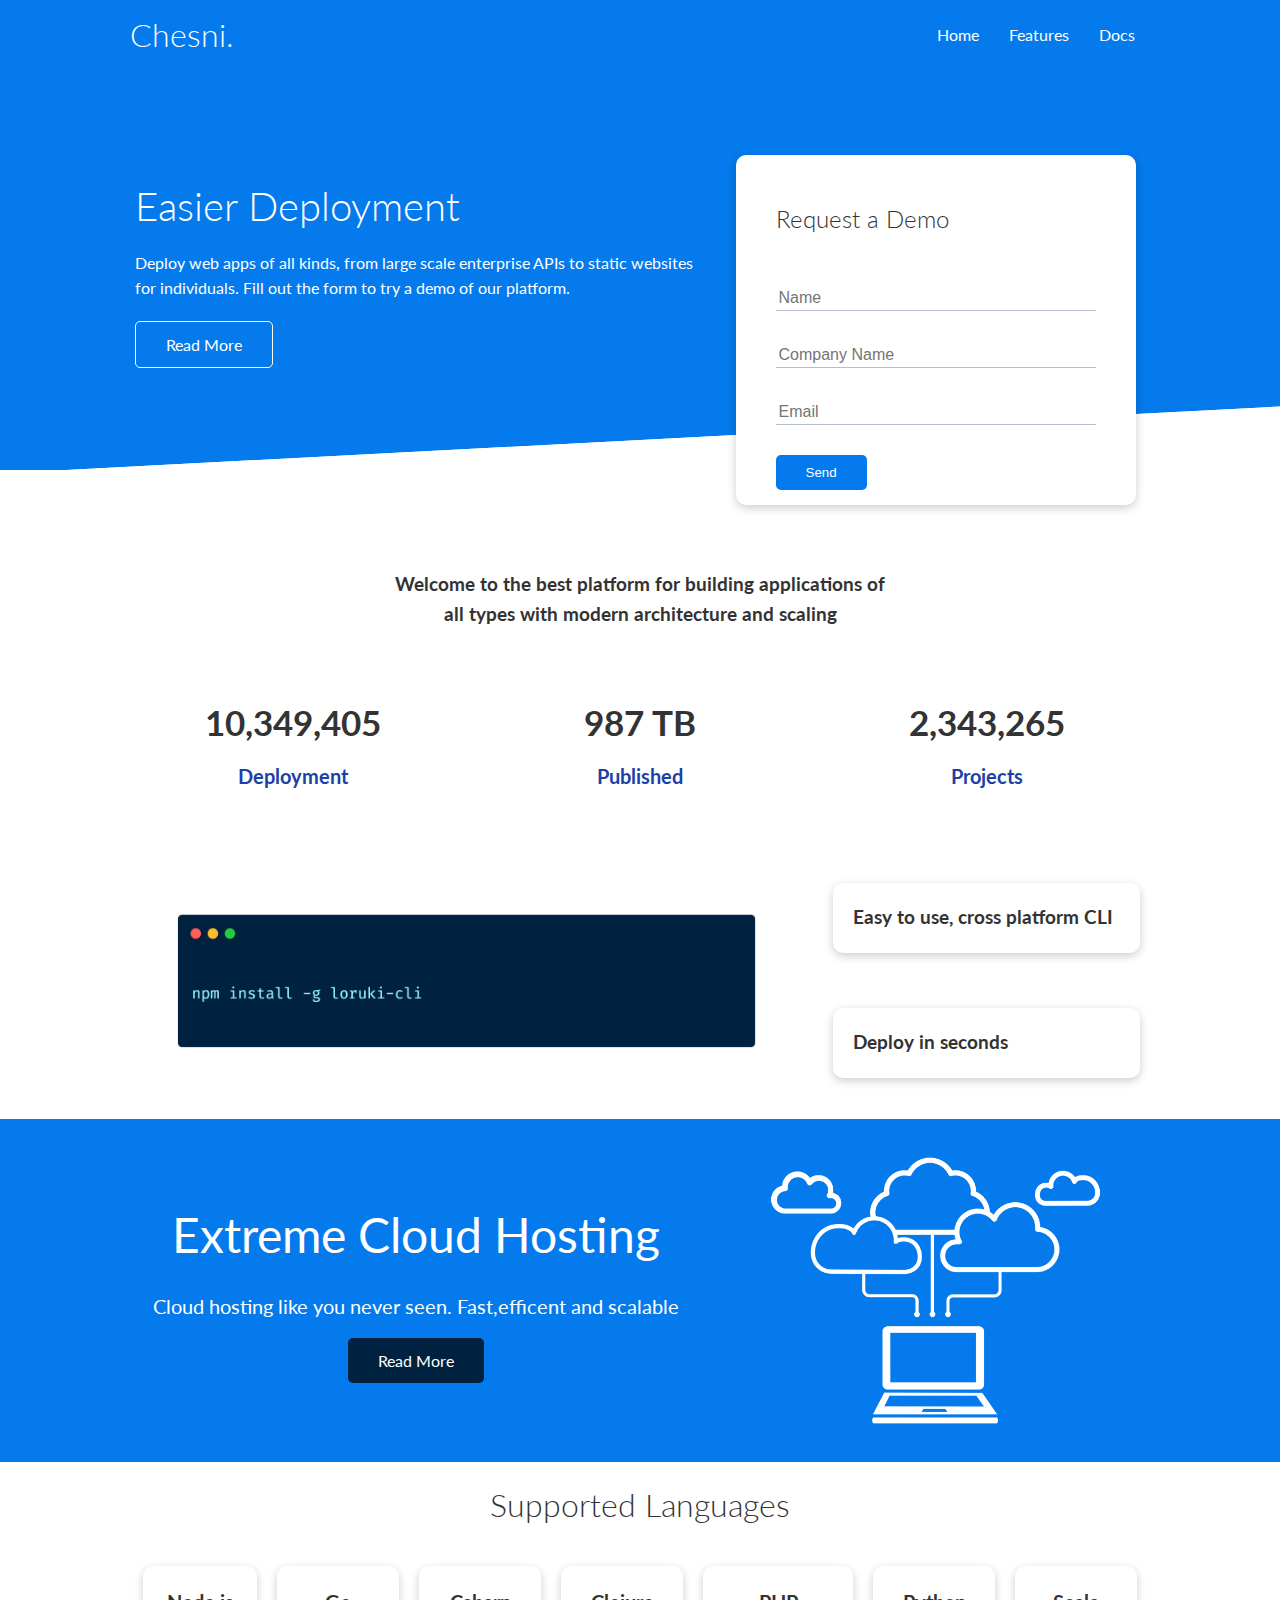
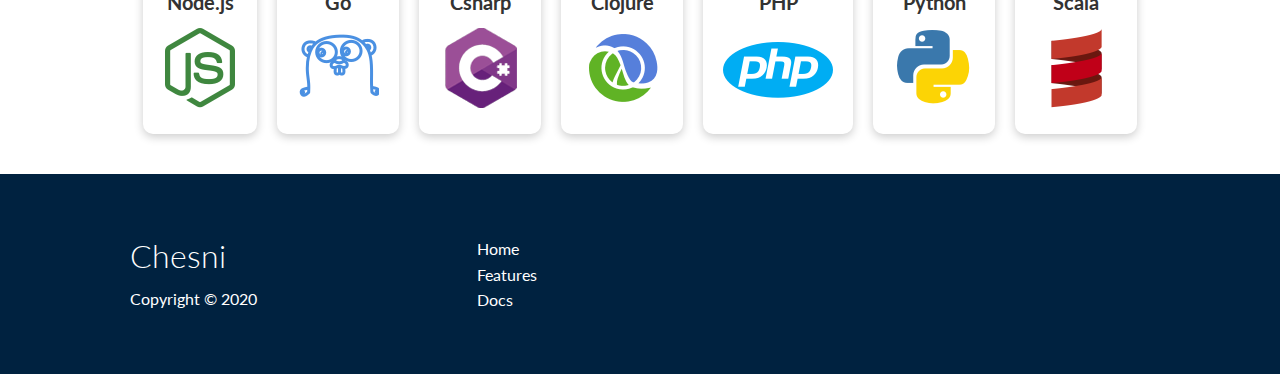
<file: index.html>
<!DOCTYPE html>
<html lang="en">
<head>
    <meta charset="UTF-8">
    <meta http-equiv="X-UA-Compatible" content="IE=edge">
    <meta name="viewport" content="width=device-width, initial-scale=1.0">
    <link rel="stylesheet" href="css/utilities.css">
    <link rel="stylesheet" href="css/style.css">
    <link rel="stylesheet" href="https://cdnjs.cloudflare.com/ajax/libs/font-awesome/5.15.3/css/all.min.css"
        integrity="sha512-iBBXm8fW90+nuLcSKlbmrPcLa0OT92xO1BIsZ+ywDWZCvqsWgccV3gFoRBv0z+8dLJgyAHIhR35VZc2oM/gI1w=="
        crossorigin="anonymous" />
    <title>Chesni | Cloud Hosting For Everyone</title>
</head>
<body>
    <!--Nav Bar-->
    <div class="navbar">
        <div class="container flex">
            <h1 class="logo">Chesni.</h1>
            <nav>
                <ul>
                    <li><a href="index.html">Home</a></li>
                    <li><a href="features.html">Features</a></li>
                    <li><a href="docs.html">Docs</a></li>
                </ul>
            </nav>
        </div>
    </div>
    <!-- Showcase -->
    <section class="showcase">
       <div class="container grid">
           <div class="showcase-text">
               <h1>Easier Deployment</h1>
               <p>Deploy web apps of all kinds, from large scale enterprise APIs to static websites for individuals. Fill out the form to try a demo of our platform.</p>
               <a href="features.html" class="btn btn-outline">Read More</a>
           </div>
           <div class="showcase-form card">
               <h2>Request a Demo</h2>
               <form name="contact" method="POST" netlify-honeypot="bot-field" data-netlify="true">
                   <input type="hidden" name="form-name" value="contact">
                   <p class="hidden">
                       <label>Don't fill this out if you're human: <input name="bot-field"/></label>
                   </p>
                   <div class="form-control">
                       <input type="text" name="name" placeholder="Name" required>
                   </div>
                    <div class="form-control">
                        <input type="text" name="company" placeholder="Company Name" required>
                    </div>
                   <div class="form-control">
                        <input type="email" name="email" placeholder="Email" required>
                   </div>
                   <input type="submit" value="Send" class="btn btn-primary">
               </form>
           </div>
       </div>
    </section>
    <!-- Stats -->
    <section class="stats">
        <div class="container">
            <h3 class="stats-heading text-center my-1">
                Welcome to the best platform for building applications of all types with modern architecture and scaling
            </h3>
            <div class="grid grid-3 text-center my-4">
                <div>
                    <i class="fas fa-server fa-3x"></i>
                    <h3>10,349,405</h3>
                    <p class="text-secondary">Deployment</p>
                </div>
                <div>
                    <i class="fas fa-upload fa-3x"></i>
                    <h3>987 TB</h3>
                    <p class="text-secondary">Published</p>
                </div>
                <div><i class="fas fa-project-diagram fa-3x"></i>
                <h3>2,343,265</h3>
                <p class="text-secondary">Projects</p>
            </div>
            </div>
        </div>
    </section>
    <!-- Cli -->
    <section class="cli">
        <div class="container grid">
            <img src="images/cli.png" alt="cli">
            <div class="card">
                <h3>Easy to use, cross platform CLI</h3>
            </div>
            <div class="card">
                <h3>Deploy in seconds</h3>
            </div>
        </div>
    </section>
    <!-- Cloud  -->
    <div class="cloud bg-primary my-2 py-2">
        <div class="container grid">
            <div class="text-center">
                <div class="lg">Extreme Cloud Hosting</div>
                <p class="lead my-1">Cloud hosting like you never seen.
                    Fast,efficent and scalable
                </p>
                <a href="features.html" class="btn btn-dark">Read More</a>
            </div>
            <img src="images/cloud.png" alt="cloud">
        </div>
    </div>
    <!-- Languages  -->
    <section class="languages">
        <h2 class="md text-center my-2">
            Supported Languages
        </h2>
        <div class="container flex">
            <div class="card">
                <h4>Node.js</h4>
                <img src="images/logos/node.png" alt="node.js">
            </div>
            <div class="card">
                <h4>Go</h4>
                <img src="images/logos/go.png" alt="go">
            </div>
            <div class="card">
                <h4>Csharp</h4>
                <img src="images/logos/csharp.png" alt="csharp">
            </div>
            <div class="card">
                <h4>Clojure</h4>
                <img src="images/logos/clojure.png" alt="clojure">
            </div>
            <div class="card">
                <h4>PHP</h4>
                <img src="images/logos/php.png" alt="php">
            </div>
            <div class="card">
                <h4>Python</h4>
                <img src="images/logos/python.png" alt="python">
            </div>
            <div class="card">
                <h4>Scala</h4>
                <img src="images/logos/scala.png" alt="scala">
            </div>
        </div>
    </section>
        <!-- Footer  -->
        <footer class="footer bg-dark py-5">
            <div class="container grid grid-3">
                <div>
                    <h1>Chesni</h1>
                    <p >Copyright &copy; 2020</p>
                </div>
                <nav>
                    <ul>
                        <li><a href="index.html">Home</a></li>
                        <li><a href="features.html">Features</a></li>
                        <li><a href="docs.html">Docs</a></li>
                    </ul>
                </nav>
                <div class="social">
                    <a href="#"><i class="fab fa-twitter fa-2x"></i></a>
                    <a href="#"><i class="fab fa-facebook fa-2x"></i></a>
                    <a href="#"><i class="fab fa-github fa-2x"></i></a>
                    <a href="#"><i class="fab fa-instagram fa-2x"></i></a>
                </div>
            </div>
        </footer>
</body>
</html>
</file>
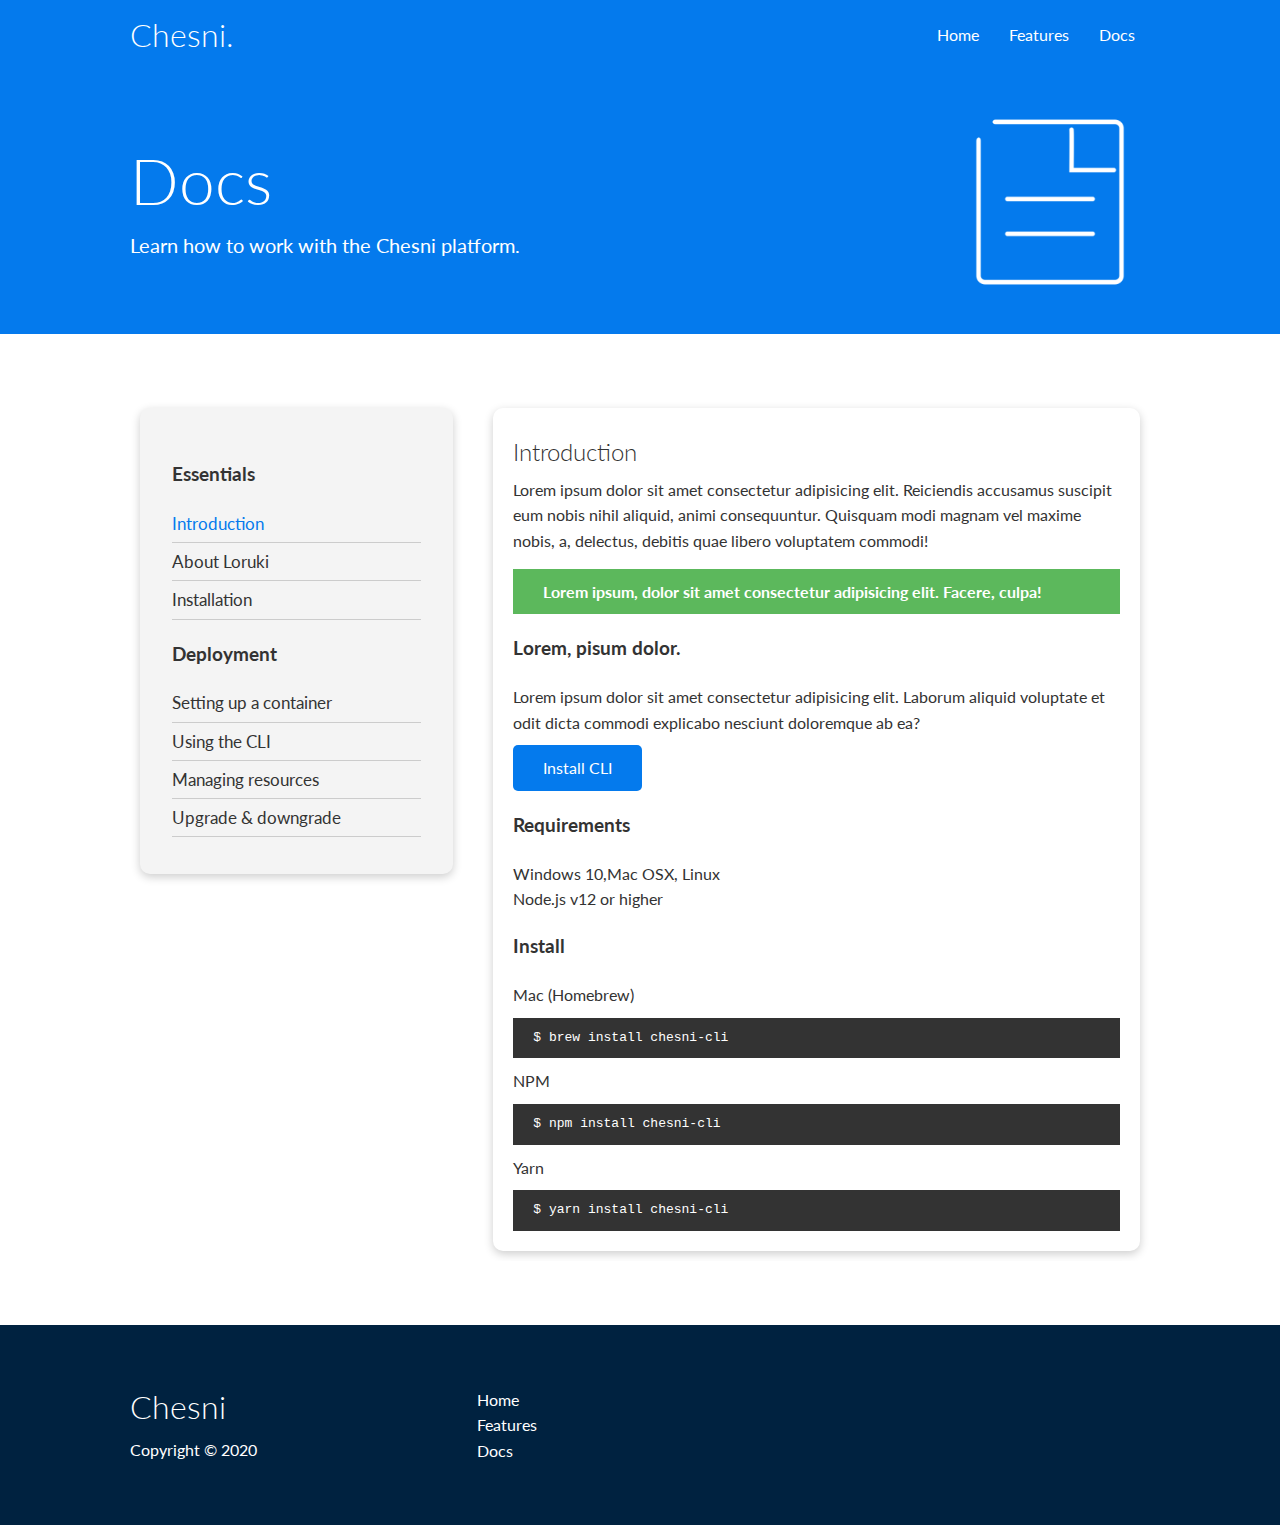
<file: docs.html>
<!DOCTYPE html>
<html lang="en">

<head>
    <meta charset="UTF-8">
    <meta http-equiv="X-UA-Compatible" content="IE=edge">
    <meta name="viewport" content="width=device-width, initial-scale=1.0">
    <link rel="stylesheet" href="css/utilities.css">
    <link rel="stylesheet" href="css/style.css">
    <link rel="stylesheet" href="https://cdnjs.cloudflare.com/ajax/libs/font-awesome/5.15.3/css/all.min.css"
        integrity="sha512-iBBXm8fW90+nuLcSKlbmrPcLa0OT92xO1BIsZ+ywDWZCvqsWgccV3gFoRBv0z+8dLJgyAHIhR35VZc2oM/gI1w=="
        crossorigin="anonymous" />
    <title>Chesni | Cloud Hosting For Everyone</title>
</head>

<body>
    <!--Nav Bar-->
    <div class="navbar">
        <div class="container flex">
            <h1 class="logo">Chesni.</h1>
            <nav>
                <ul>
                    <li><a href="index.html">Home</a></li>
                    <li><a href="features.html">Features</a></li>
                    <li><a href="docs.html">Docs</a></li>
                </ul>
            </nav>
        </div>
    </div>
    <!-- Head  -->
    <section class="docs-head bg-primary py-3">
        <div class="container grid">
            <div>
                <h1 class="xl">Docs</h1>
                <p class="lead">Learn how to work with the Chesni platform.</p>
            </div>
            <img src="images/docs.png" alt="server1">
        </div>
    </section>
    <!-- Docs Main -->
    <section class="docs-main my-4">
        <div class="container grid">
            <div class="card bg-light p-3">
                <h3 class="my-2">Essentials</h3>
                <nav>
                    <ul>
                        <li><a class="text-primary" href="#">Introduction</a></li>
                        <li><a href="#">About Loruki</a></li>
                        <li><a href="#">Installation</a></li>
                    </ul>
                </nav>
                <h3 class="my-2">Deployment</h3>
                <nav>
                    <ul>
                        <li><a href="#">Setting up a container</a></li>
                        <li><a href="#">Using the CLI</a></li>
                        <li><a href="#">Managing resources</a></li>
                        <li><a href="#">Upgrade & downgrade</a></li>
                    </ul>
                </nav>
            </div>
            <div class="card">
                <h2>Introduction</h2>
                <p>Lorem ipsum dolor sit amet consectetur adipisicing elit. Reiciendis accusamus suscipit eum nobis nihil aliquid, animi consequuntur. Quisquam modi magnam vel maxime nobis, a, delectus, debitis quae libero voluptatem commodi!</p>

                <div class="alert alert-success">
                    <i class="fas fa-info"></i>
                  Lorem ipsum, dolor sit amet consectetur adipisicing elit. Facere, culpa!
                </div>

                <h3>Lorem, pisum dolor.</h3>
                <p>Lorem ipsum dolor sit amet consectetur adipisicing elit. Laborum aliquid voluptate et odit dicta commodi explicabo nesciunt doloremque ab ea?</p>
                <a href="" class="btn btn-promary">Install CLI</a>

                <h3>Requirements</h3>
                <ul>
                    <li>Windows 10,Mac OSX, Linux</li>
                    <li>Node.js v12 or higher</li>
                </ul>
                <h3>Install</h3>
                <p>Mac (Homebrew)</p>
                <pre><code>$ brew install chesni-cli</code></pre>
                <p>NPM</p>
                <pre><code>$ npm install chesni-cli</code></pre>
                <p>Yarn</p>
                <pre><code>$ yarn install chesni-cli</code></pre>
            </div>
        </div>
    </section>
    <!-- Footer  -->
    <footer class="footer bg-dark py-5">
        <div class="container grid grid-3">
            <div>
                <h1>Chesni</h1>
                <p>Copyright &copy; 2020</p>
            </div>
            <nav>
                <ul>
                    <li><a href="index.html">Home</a></li>
                    <li><a href="features.html">Features</a></li>
                    <li><a href="docs.html">Docs</a></li>
                </ul>
            </nav>
            <div class="social">
                <a href="#"><i class="fab fa-twitter fa-2x"></i></a>
                <a href="#"><i class="fab fa-facebook fa-2x"></i></a>
                <a href="#"><i class="fab fa-github fa-2x"></i></a>
                <a href="#"><i class="fab fa-instagram fa-2x"></i></a>
            </div>
        </div>
    </footer>
</body>

</html>
</file>
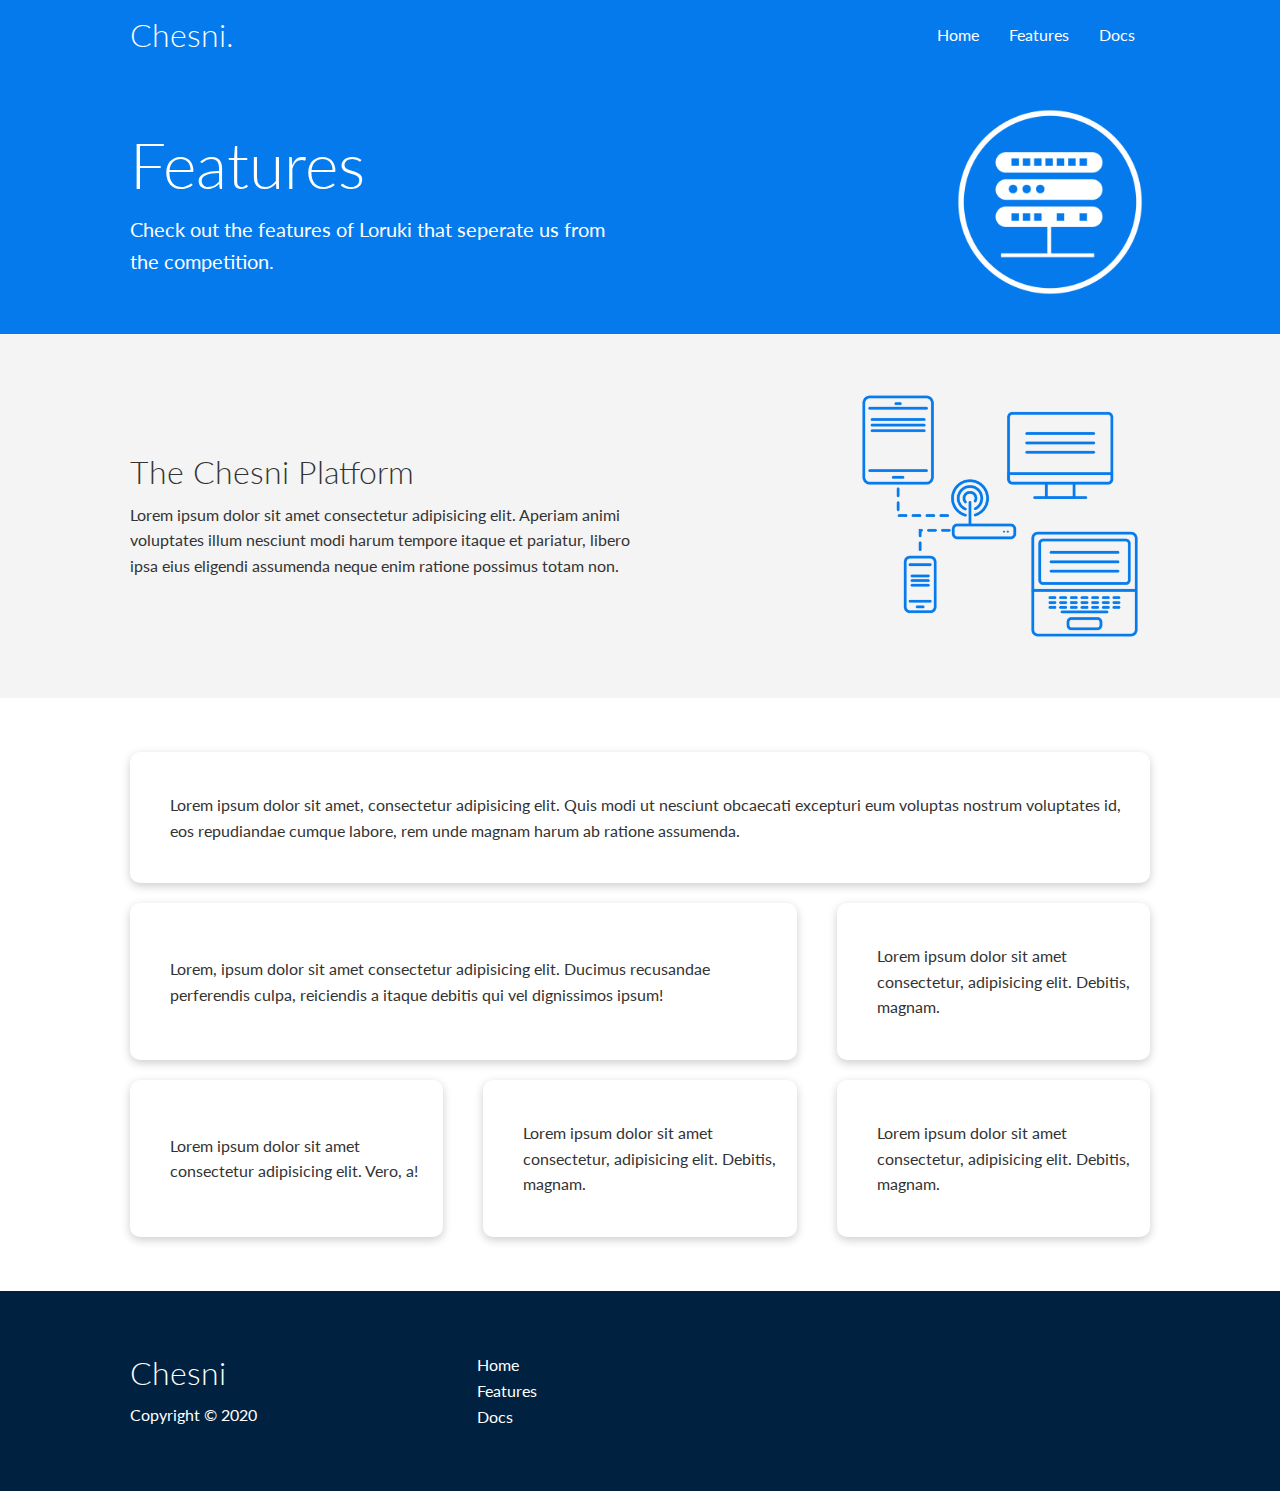
<file: features.html>
<!DOCTYPE html>
<html lang="en">

<head>
    <meta charset="UTF-8">
    <meta http-equiv="X-UA-Compatible" content="IE=edge">
    <meta name="viewport" content="width=device-width, initial-scale=1.0">
    <link rel="stylesheet" href="css/utilities.css">
    <link rel="stylesheet" href="css/style.css">
    <link rel="stylesheet" href="https://cdnjs.cloudflare.com/ajax/libs/font-awesome/5.15.3/css/all.min.css"
        integrity="sha512-iBBXm8fW90+nuLcSKlbmrPcLa0OT92xO1BIsZ+ywDWZCvqsWgccV3gFoRBv0z+8dLJgyAHIhR35VZc2oM/gI1w=="
        crossorigin="anonymous" />
    <title>Chesni | Cloud Hosting For Everyone</title>
</head>

<body>
    <!--Nav Bar-->
    <div class="navbar">
        <div class="container flex">
            <h1 class="logo">Chesni.</h1>
            <nav>
                <ul>
                    <li><a href="index.html">Home</a></li>
                    <li><a href="features.html">Features</a></li>
                    <li><a href="docs.html">Docs</a></li>
                </ul>
            </nav>
        </div>
    </div>
    <!-- Head  -->
    <section class="features-head bg-primary py-3">
        <div class="container grid">
            <div>
                <h1 class="xl">Features</h1>
                <p class="lead">Check out the features of Loruki that seperate us from the competition.</p>
            </div>
            <img src="images/server.png" alt="server1">
        </div>
    </section>
    <!-- Sub Head  -->
    <section class="features-sub-head bg-light py-3">
        <div class="container grid">
            <div>
                <h1 class="md">The Chesni Platform</h1>
                <p>Lorem ipsum dolor sit amet consectetur adipisicing elit. Aperiam animi voluptates illum nesciunt modi harum tempore itaque et pariatur, libero ipsa eius eligendi assumenda neque enim ratione possimus totam non.</p>
            </div>
            <img src="images/server2.png" alt="server2">
        </div>
    </section>
    <!-- Features Main  -->
    <section class="features-main my-2">
        <div class="container grid grid-3">
            <div class="card flex">
                <i class="fas fa-server fa-3x"></i>
                <p>Lorem ipsum dolor sit amet, consectetur adipisicing elit. Quis modi ut nesciunt obcaecati excepturi eum voluptas nostrum voluptates id, eos repudiandae cumque labore, rem unde magnam harum ab ratione assumenda.</p>
            </div>
            <div class="card flex">
                <i class="fas fa-network-wired fa-3x"></i>
                <p>
                    Lorem, ipsum dolor sit amet consectetur adipisicing elit. Ducimus
                    recusandae perferendis culpa, reiciendis a itaque debitis qui vel
                    dignissimos ipsum!
                </p>
            </div>
            <div class="card flex">
                <i class="fas fa-laptop-code fa-3x"></i>
                <p>
                    Lorem ipsum dolor sit amet consectetur, adipisicing elit. Debitis,
                    magnam.
                </p>
            </div>
            <div class="card flex">
                <i class="fas fa-database fa-3x"></i>
                <p>
                    Lorem ipsum dolor sit amet consectetur adipisicing elit. Vero, a!
                </p>
            </div>
            <div class="card flex">
                <i class="fas fa-power-off fa-3x"></i>
                <p>
                    Lorem ipsum dolor sit amet consectetur, adipisicing elit. Debitis,
                    magnam.
                </p>
            </div>
            <div class="card flex">
                <i class="fas fa-upload fa-3x"></i>
                <p>
                    Lorem ipsum dolor sit amet consectetur, adipisicing elit. Debitis,
                    magnam.
                </p>
            </div>
        </div>
    </section>
    <!-- Footer  -->
    <footer class="footer bg-dark py-5">
        <div class="container grid grid-3">
            <div>
                <h1>Chesni</h1>
                <p>Copyright &copy; 2020</p>
            </div>
            <nav>
                <ul>
                    <li><a href="index.html">Home</a></li>
                    <li><a href="features.html">Features</a></li>
                    <li><a href="docs.html">Docs</a></li>
                </ul>
            </nav>
            <div class="social">
                <a href="#"><i class="fab fa-twitter fa-2x"></i></a>
                <a href="#"><i class="fab fa-facebook fa-2x"></i></a>
                <a href="#"><i class="fab fa-github fa-2x"></i></a>
                <a href="#"><i class="fab fa-instagram fa-2x"></i></a>
            </div>
        </div>
    </footer>
</body>
</html>
</file>
<file: css/utilities.css>
/*Uilities*/
.container {
  max-width: 1100px;
  margin: 0 auto;
  overflow: auto;
  padding: 0 40px;
}
.flex {
  display: flex;
  justify-content: center;
  align-items: center;
  height: 100%;
}
.grid {
  display: grid;
  grid-template-columns: repeat(2, 1fr);
  gap: 20px;
  justify-content: center;
  align-items: center;
  height: 100%;
}
.grid-3 {
  display: grid;
  grid-template-columns: repeat(3, 1fr);
  gap: 20px;
  justify-content: center;
  align-items: center;
  height: 100%;
}
.card {
  background-color: var(--white-color);
  color: #333;
  border-radius: 10px;
  box-shadow: 0 3px 10px rgba(0,0,0, 0.2);
  padding: 20px;
  margin: 10px;
}
.btn {
  display: inline-block;
  padding: 10px 30px;
  cursor: pointer;
  background-color: var(--primary-color);
  color: var(--white-color);
  border: none;
  border-radius: 5px;
}
.btn:hover {
  transform: scale(0.98);
}
.btn-outline {
  background-color: transparent;
  border: 1px #fff solid;
}
/*backgrounds & colored buttons*/
.bg-primary, 
.btn-primary {
  background-color: var(--primary-color);
  color: var(--white-color);
}
.bg-secondary, 
.btn-secondary {
  background-color: var(--secondary-color);
  color: var(--white-color);
}

.bg-light, 
.btn-light {
  background-color: var(--light-color);
  color: #333;
}
.bg-dark, 
.btn-dark {
  background-color: var(--dark-color);
  color: var(--white-color);
}
.bg-primary a, 
.btn-primary a,
.bg-secondary a, 
.btn-secondary a,
.bg-dark a, 
.btn-dark a {
    color: white;
}
/*text color*/
.text-primary {
  color: var(--primary-color);
  
}
.text-secondary {
  color: var(--secondary-color);
  
}

.text-dark {
  color: var(--light-color);
}
.text-light {
  color: var(--dark-color);
  
}
/* text- sizees*/
.lead {
    font-size: 20px;
}
.sm {
    font-size: 1rem;
}
.md {
    font-size: 2rem;
}
.lg {
    font-size: 3rem;
}
.xl {
    font-size: 4rem;
}

.text-center {
    text-align: center;
}
/*alert*/
.alert {
    background-color: var(--light-color);
    padding: 10px 20px;
    font-weight: bold;
    margin: 15px 0;
}
.alert-success {
    background-color: var(--succes-color);
    color: #fff;
}
.alert-error {
    background-color: var(--error-color);
     color: #fff;
}
.alert i {
    margin-right: 10px;
}
/*margin utilites*/
.my-1 {
 margin: 1rem 0;
}
.my-2 {
 margin: 1.5rem 0;
}
.my-3 {
 margin: 2rem 0;
}
.my-4 {
    margin: 3rem 0;
}
.my-4 {
    margin: 4rem 0;
}
/* all around*/
.m-1 {
 margin: 1rem;
}
.m-2 {
 margin: 1.5rem;
}
.m-3 {
 margin: 2rem;
}
.m-4 {
    margin: 3rem;
}
.m-4 {
    margin: 4rem;
}
/* Padding */ 
.py-1 {
 padding: 1rem 0;
}
.py-2 {
 padding: 1.5rem 0;
}
.py-3 {
 padding: 2rem 0;
}
.py-4 {
    padding: 3rem 0;
}
.py-4 {
    padding: 4rem 0;
}
/* all aroundd*/
.p-1 {
    padding: 1rem;
}
.p-2 {
    padding: 1.5rem;
}
.p-3 {
    padding: 2rem;
}
.p-4 {
    padding: 3rem;
}
.p-4 {
    padding: 4rem;
}
</file>
<file: css/style.css>
@import url('https://fonts.googleapis.com/css2?family=Lato:wght@300&display=swap');
:root {
  --primary-color:  #047aed;
  --secondary-color:  #1c3fa8;
  --dark-color:  #002240;
  --light-color: #f4f4f4;
  --white-color: #fff;
  --succes-color: #5cb85c;
  --error-color: #d9534f;
}

* {
  box-sizing: border-box;
  padding: 0;
  margin: 0;
}
body {
  font-family: 'Lato', sans-serif;
  color: #333;
  line-height: 1.6;
}
ul {
  list-style-type: none;
}
a {
  text-decoration: none;
  color: #333;
}
h1, 
h2 {
  font-weight: 300;
  line-height: 1.2;
  margin: 10px 0;
}
p {
    margin: 10px 0;
}
img {
  width: 100%;
}
code, pre {
  background: #333;
  color: white;
  padding: 10px;
}
.hidden {
  visibility: hidden;
  height: 0;
}
/*NAVBAR*/
.navbar {
  background-color: var(--primary-color);
  color: var(--white-color);
  height: 70px;
}
.navbar .flex {
  justify-content: space-between;
}
.navbar ul {
  display: flex;
}
.navbar a {
  color:  var(--white-color);
  padding: 10px;
  margin: 0 5px;
}
.navbar a:hover {
  border-bottom: 2px #fff solid;
}
/*Showcase*/
.showcase {
  height: 400px;
  background-color: var(--primary-color); 
  color:  var(--white-color);
  position: relative;
}
.showcase h1  {
  font-size: 40px;
}
.showcase p {
  margin: 20px 0;
}
.showcase .grid {
  grid-template-columns: 55% auto;
  gap: 30px;
  overflow: visible;
}
.showcase-text {
  animation: slideInFromLeft 1s ease-in;
}
.showcase-form {
  position: relative;
  animation: slideInFromRight 1s ease-in;
  top: 60px;
  height: 350px;
  width: 400px;
  padding: 40px;
  z-index: 100;
  justify-self: flex-end;
}
.showcase-form .form-control {
  margin: 30px 0;
}
.showcase-form input[type = 'text'],
.showcase-form input[type = 'email']{
   border: 0;
   border-bottom: 1px solid #b4becb;
   width: 100%;
   padding: 3px;
   font-size: 16px;
}
.showcase-form input:focus {
  outline: none;
}
.showcase::before,
.showcase::after {
  content: '';
  position: absolute;
  height: 100px;
  bottom: -70px;
  right: 0;
  left: 0;
  background-color: var(--white-color);
  transform: skewY(-3deg);
  -webkit-transform: skewY(-3deg);
  -moz-transform: skewY(-3deg);
  -ms-transform: skewY(-3deg);
}
/*Stats*/
.stats {
  padding-top: 100px;
  animation: slideInFromBottom 1s ease-in;
}
.stats-heading {
  max-width: 500px;
  margin: auto;
}
.stats .grid h3 {
   font-size: 35px;
}
.stats .grid p {
  font-size: 20px;
  font-weight: bold;
}
/*Cli*/
.cli .grid {
  grid-template-columns: repeat(3, 1fr);
  grid-template-rows: repeat(2, 1fr);
}
.cli .grid > *:first-child {
  grid-column: 1 / span 2;
  grid-row: 1 / span 2;
}
/* Cloud */
.cloud .grid {
  grid-template-columns: 4fr 3fr;
}
/* Languages */
.languages .card {
  text-align: center;
  margin: 18px 10px 40px; 
  transition: transform 0.2s ease-in;
}
.languages .flex {
  flex-wrap: wrap;
}
.languages .card h4 {
  font-size: 20px;
  margin-bottom: 10px;
}
.languages .card:hover {
  transform: translateY(-15px);
}
/*Features*/
.features-head img,.docs-head img {
  width: 200px;
  justify-self: end;
}
.features-sub-head img {
  width: 300px;
  justify-self: end;
}
/*Features - main */
.features-main .card > i {
  margin-right: 20px;
}
.features-main .grid {
  padding: 30px;
}
.features-main .grid >*:first-child {
  grid-column: 1/ span 3;
}
.features-main .grid >*:nth-child(2) {
  grid-column: 1/ span 2;
}
/*Docs*/
.docs-main h3 {
  margin: 20px 0;
}
.docs-main .grid {
  grid-template-columns: 1fr 2fr;
  align-items: flex-start;
}
.docs-main nav li {
  font-size: 17px;
  padding-bottom: 5px;
  margin-bottom: 5px;
  border-bottom: 1px #ccc solid;
}
.docs-main a:hover {
  font-weight: bold;
}
/* Footer */
.footer .social a {
  margin: 0 10px;
}
.footer {
  height: 200px;
}
/* Animations */
 @keyframes slideInFromLeft {
   0% {
     transform: translateX(-100%);
   }
   100% {
     transform: translateX(0%);
   }
 }
  @keyframes slideInFromRight {
   0% {
     transform: translateX(100%);
   }
   100% {
     transform: translateX(0%);
   }
 }
  @keyframes slideInFromTop {
   0% {
     transform: translateY(-100%);
   }
   100% {
     transform: translateX(0%);
   }
 }
  @keyframes slideInFromBottom {
   0% {
     transform: translateY(100%);
   }
   100% {
     transform: translateY(0%);
   }
 }



/* Tablests and under*/
@media(max-width: 768px) {
   .grid,
   .showcase .grid,
   .stats .grid,
   .cli .grid,
   .cloud .grid,
   .features-main .grid,
   .docs-main .grid {
     grid-template-columns: 1fr;
     grid-template-rows: 1fr;
   }
   .showcase {
     height: auto;
   }
   .showcase-text {
     text-align: center;
     margin-top: 40px;
     animation: slideInFromTop 1s ease-in;
   }
   .showcase-form {
     justify-self: center;
     margin: auto;
     animation: slideInFromBottom 1s ease-in;
   }
   .features-head,
   .features-sub-head,
   .docs-head {
     text-align: center;
   }
   .features-head img,
   .features-sub-head img,
   .docs-head img {
     justify-self: center;
   }
   .features-main .grid > *:first-child,
   .features-main .grid > *:nth-child(2){
        grid-column: 1;
   }
   /*cli*/
   .cli .grid > *:first-child {
   grid-column: 1 ;
   grid-row: 1 ;
   }
   /*footer*/

}

/* Mobile */
@media(max-width: 500px) {
  .navbar {
    height: 110px;
  }
  .navbar .flex {
    flex-direction: column;
  }
  .navbar ul {
    padding: 10px;
    background-color: rgba(0,0,0,0.1);
  }
}
</file>
